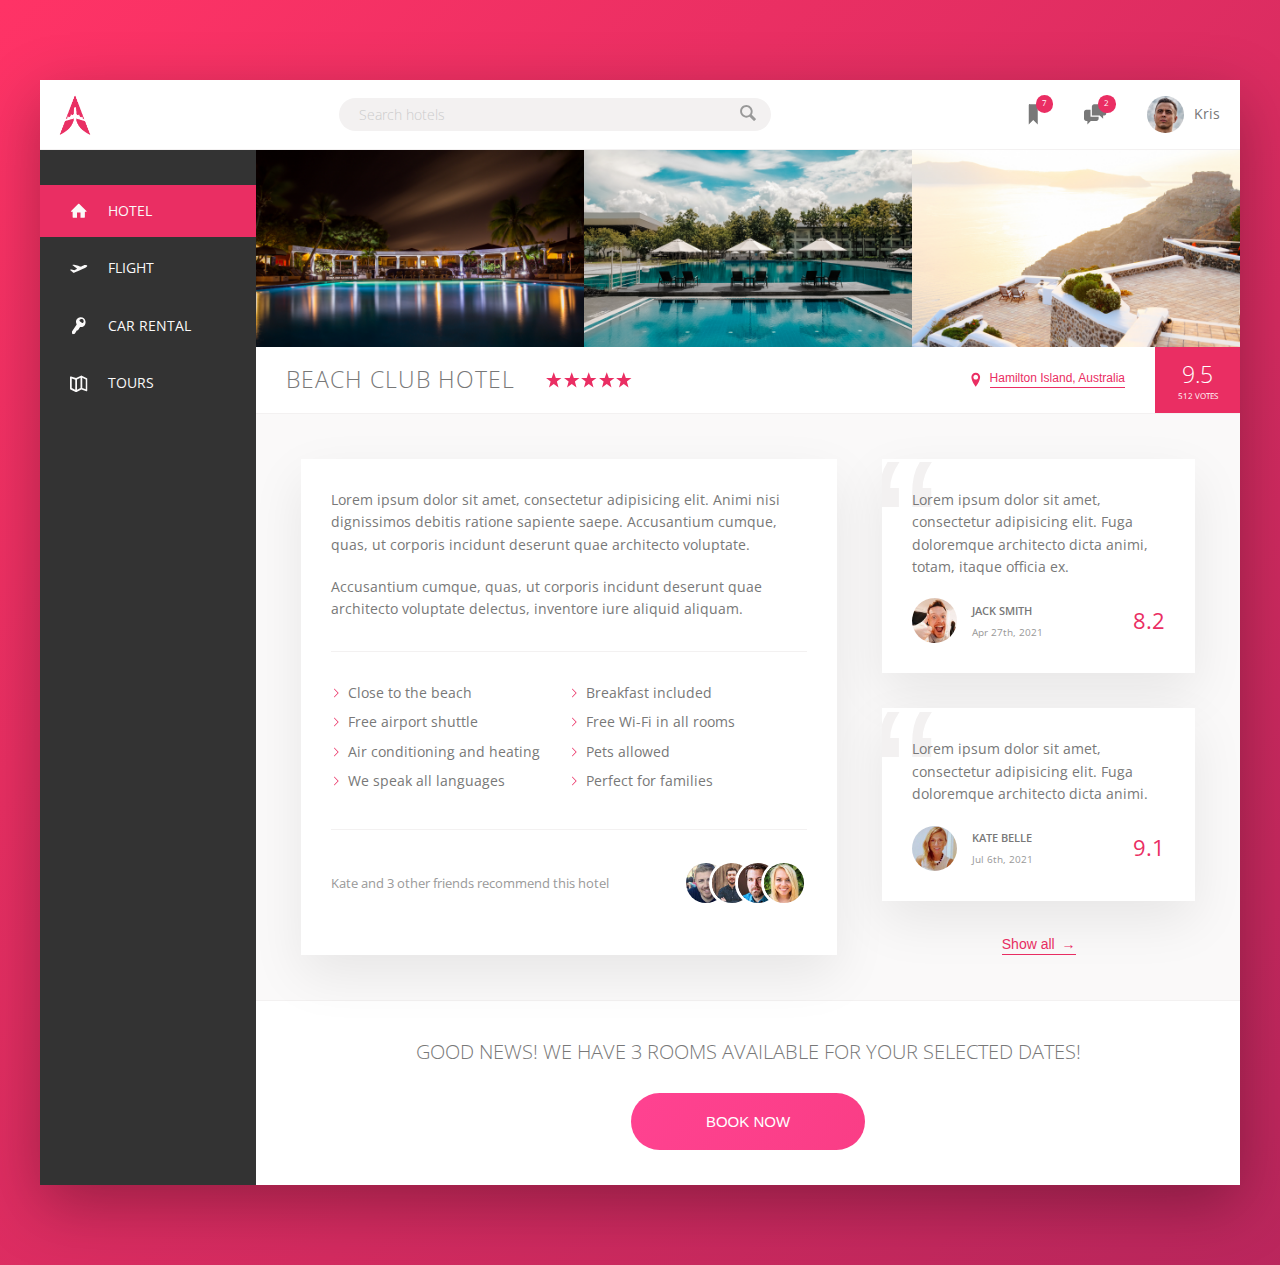
<file: Holiday booking - Flexbox UI/index.html>
<!DOCTYPE html>
<html lang="en">
<head>
    <meta charset="UTF-8">
    <meta http-equiv="X-UA-Compatible" content="IE=edge">
    <meta name="viewport" content="width=device-width, initial-scale=1.0">

    <link href="https://fonts.googleapis.com/css?family=Open+Sans:300,400,600" rel="stylesheet">
    <link rel="stylesheet" href="css/main.css">
    <link rel="shortcut icon" type="image/png" href="img/favicon.png">

    <title>Travel &mdash; Your all-in-one holiday maker!</title>
</head>

<body>
    <div class="container">
        <header class="header">
            <img src="img/logo.png" alt="Logo" class="logo">

            <form action="#" class="search">
                <input type="text" class="search__input" placeholder="Search hotels">
                <button class="search__button">
                    <svg class="search__icon">
                        <use xlink:href="img/sprite.svg#icon-magnifying-glass"></use>
                    </svg>
                </button>
            </form>

            <nav class="user-nav">
                <div class="user-nav__icon-box">
                    <svg class="user-nav__icon">
                        <use xlink:href="img/sprite.svg#icon-bookmark"></use>
                    </svg>
                    <span class="user-nav__notification">7</span>
                </div>

                <div class="user-nav__icon-box">
                    <svg class="user-nav__icon">
                        <use xlink:href="img/sprite.svg#icon-chat"></use>
                    </svg>
                    <span class="user-nav__notification">2</span>
                </div>

                <div class="user-nav__user">
                    <img src="img/user.jpg" alt="" class="user-nav__user-photo">
                    <span class="user-nav__user-name">Kris</span>
                </div>
            </nav>
        </header>


        <div class="content">
            <nav class="sidebar">
                <ul class="side-nav">

                    <li class="side-nav__item side-nav__item--active">
                        <a href="#" class="side-nav__link">
                            <svg class="side-nav__icon">
                                <use xlink:href="img/sprite.svg#icon-home"></use>
                            </svg>
                            <span>Hotel</span>
                        </a>
                    </li>

                    <li class="side-nav__item">
                        <a href="#" class="side-nav__link">
                            <svg class="side-nav__icon">
                                <use xlink:href="img/sprite.svg#icon-aircraft-take-off"></use>
                            </svg>
                            <span>Flight</span>
                        </a>
                    </li>

                    <li class="side-nav__item">
                        <a href="#" class="side-nav__link">
                            <svg class="side-nav__icon">
                                <use xlink:href="img/sprite.svg#icon-key"></use>
                            </svg>
                            <span>Car rental</span>
                        </a>
                    </li>

                    <li class="side-nav__item">
                        <a href="#" class="side-nav__link">
                            <svg class="side-nav__icon">
                                <use xlink:href="img/sprite.svg#icon-map"></use>
                            </svg>
                            <span>Tours</span>
                        </a>
                    </li>
                </ul>
            </nav>


            <main class="hotel-view">
                <div class="gallery">
                    <figure class="gallery__item">
                        <img src="img/hotel-1.jpg" alt="Hotel 1 photo" class="gallery__photo">
                    </figure>
                    <figure class="gallery__item">
                        <img src="img/hotel-2.jpg" alt="Hotel 2 photo" class="gallery__photo">
                    </figure>
                    <figure class="gallery__item">
                        <img src="img/hotel-3.jpg" alt="Hotel 3 photo" class="gallery__photo">
                    </figure>
                </div>

                <div class="overview">
                    <h1 class="overview__heading">
                        Beach Club Hotel
                    </h1>

                    <div class="overview__stars">
                        <svg class="overview__icon-star">
                            <use xlink:href="img/sprite.svg#icon-star"></use>
                        </svg>
                        <svg class="overview__icon-star">
                            <use xlink:href="img/sprite.svg#icon-star"></use>
                        </svg>
                        <svg class="overview__icon-star">
                            <use xlink:href="img/sprite.svg#icon-star"></use>
                        </svg>
                        <svg class="overview__icon-star">
                            <use xlink:href="img/sprite.svg#icon-star"></use>
                        </svg>
                        <svg class="overview__icon-star">
                            <use xlink:href="img/sprite.svg#icon-star"></use>
                        </svg>
                    </div>

                    <div class="overview__location">
                        <svg class="overview__icon-location">
                            <use xlink:href="img/sprite.svg#icon-location-pin"></use>
                        </svg>
                        <button class="btn-inline">Hamilton Island, Australia</button>
                    </div>

                    <div class="overview__rating">
                        <div class="overview__rating-average">9.5</div>
                        <div class="overview__rating-count">512 votes</div>
                    </div>
                </div>


                <div class="detail">
                    <div class="description">
                        <p class="paragraph">
                            Lorem ipsum dolor sit amet, consectetur adipisicing elit. Animi nisi dignissimos debitis ratione sapiente saepe. Accusantium cumque, quas, ut corporis incidunt deserunt quae architecto voluptate.
                        </p>
                        <p class="paragraph">
                            Accusantium cumque, quas, ut corporis incidunt deserunt quae architecto voluptate delectus, inventore iure aliquid aliquam.
                        </p>
                        <ul class="list">
                            <li class="list__item">Close to the beach</li>
                            <li class="list__item">Breakfast included</li>
                            <li class="list__item">Free airport shuttle</li>
                            <li class="list__item">Free Wi-Fi in all rooms</li>
                            <li class="list__item">Air conditioning and heating</li>
                            <li class="list__item">Pets allowed</li>
                            <li class="list__item">We speak all languages</li>
                            <li class="list__item">Perfect for families</li>
                        </ul>
                        <div class="recommend">
                            <p class="recommend__count">
                                Kate and 3 other friends recommend this hotel
                            </p>
                            <div class="recommend__friends">
                                <img src="img/user-3.jpg" alt="Friend 1" class="recommend__photo">
                                <img src="img/user-4.jpg" alt="Friend 2" class="recommend__photo">
                                <img src="img/user-5.jpg" alt="Friend 3" class="recommend__photo">
                                <img src="img/user-6.jpg" alt="Friend 4" class="recommend__photo">
                            </div>
                        </div>
                    </div>

                    <div class="user-reviews">
                        <figure class="review">
                            <blockquote class="review__text">
                                Lorem ipsum dolor sit amet, consectetur adipisicing elit. Fuga doloremque architecto dicta animi, totam, itaque officia ex.
                            </blockquote>
                            <figcaption class="review__user">
                                <img src="img/user-1.jpg" alt="User 1" class="review__photo">
                                <div class="review__user-box">
                                    <p class="review__user-name">Jack Smith</p>
                                    <p class="review__user-date">Apr 27th, 2021</p>
                                </div>
                                <div class="review__rating">8.2</div>
                            </figcaption>
                        </figure>

                        <figure class="review">
                            <blockquote class="review__text">
                                Lorem ipsum dolor sit amet, consectetur adipisicing elit. Fuga doloremque architecto dicta animi.
                            </blockquote>
                            <figcaption class="review__user">
                                <img src="img/user-2.jpg" alt="User 2" class="review__photo">
                                <div class="review__user-box">
                                    <p class="review__user-name">Kate Belle</p>
                                    <p class="review__user-date">Jul 6th, 2021</p>
                                </div>
                                <div class="review__rating">9.1</div>
                            </figcaption>
                        </figure>

                        <button class="btn-inline">Show all <span>&rarr;</span></button>
                    </div>
                </div>

                <div class="cta">
                    <h2 class="cta__book-now">
                        Good news! We have 3 rooms available for your selected dates!
                    </h2>
                    <button class="btn gradient">
                        <span class="btn__visible">Book now</span>
                        <span class="btn__invisible">Only 3 rooms left</span>
                    </button>
                </div>

            </main>
        </div>
    </div>
</body>

</html>
</file>
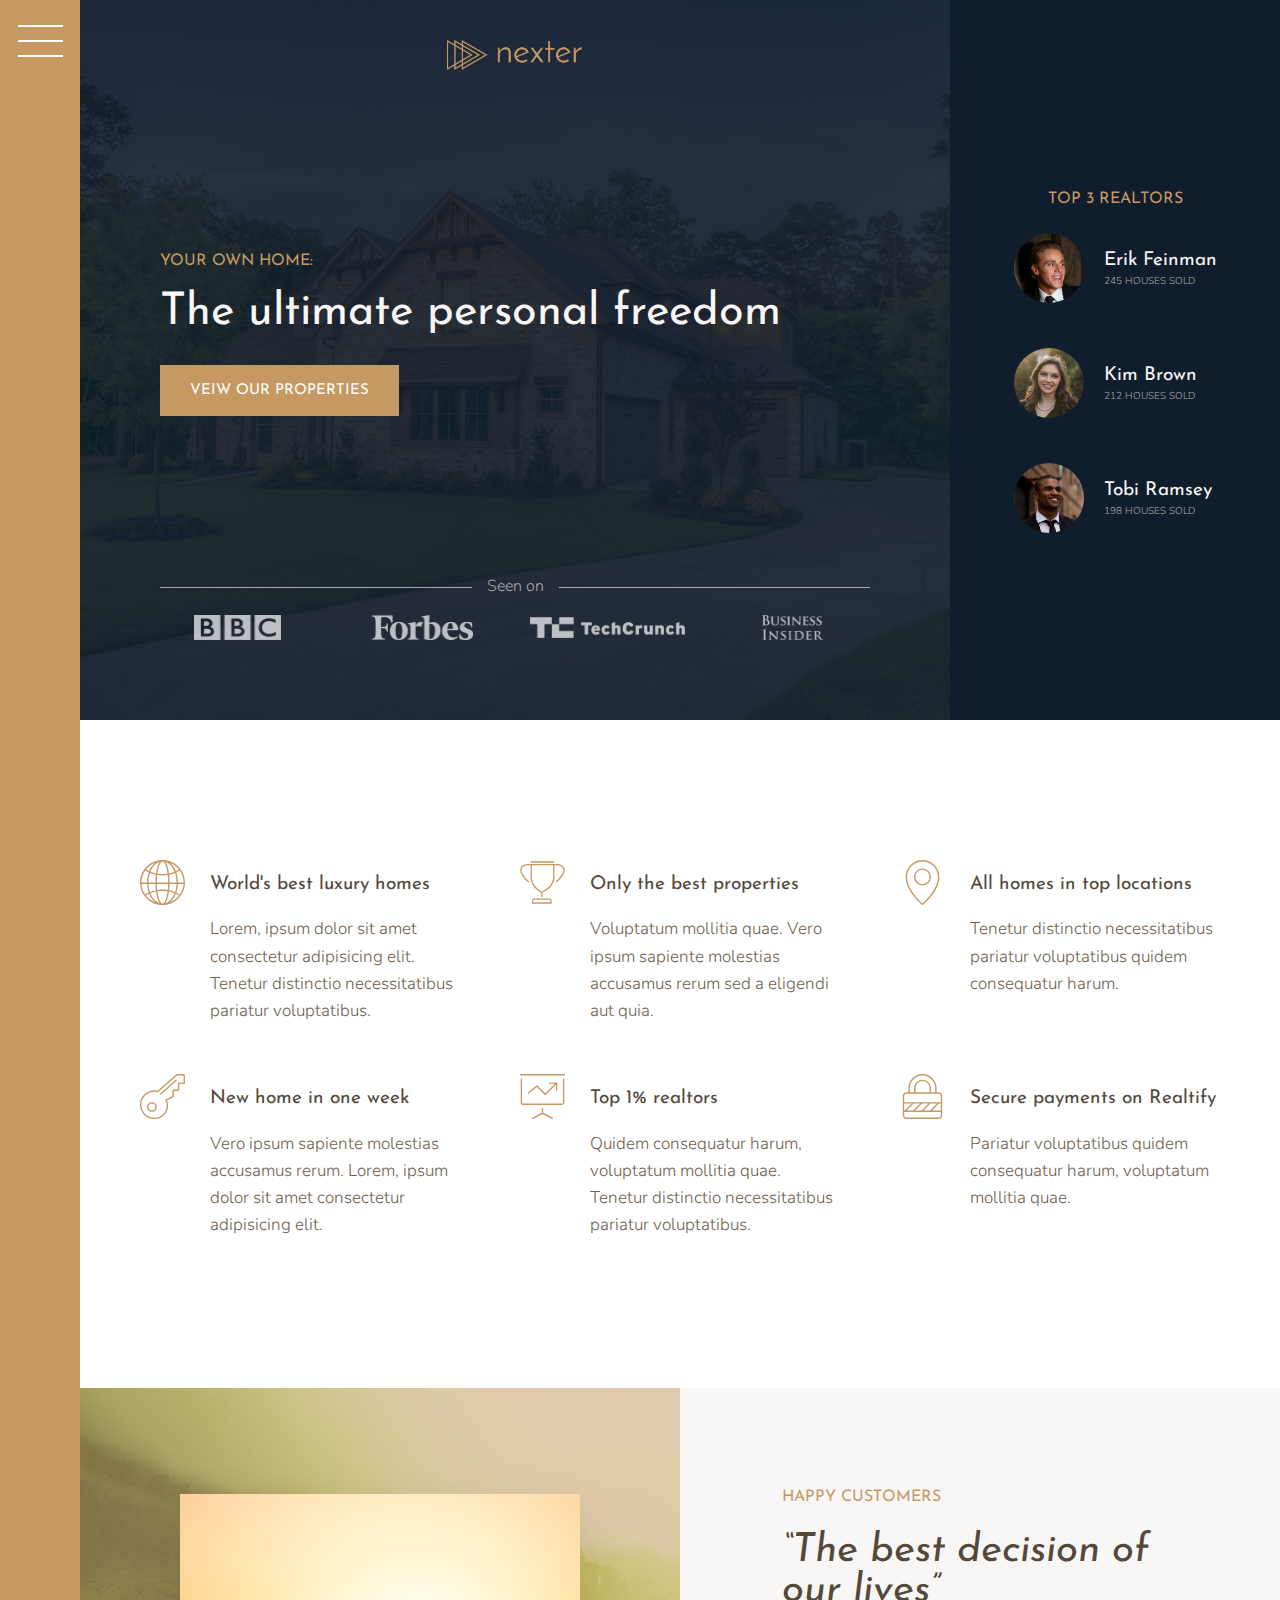
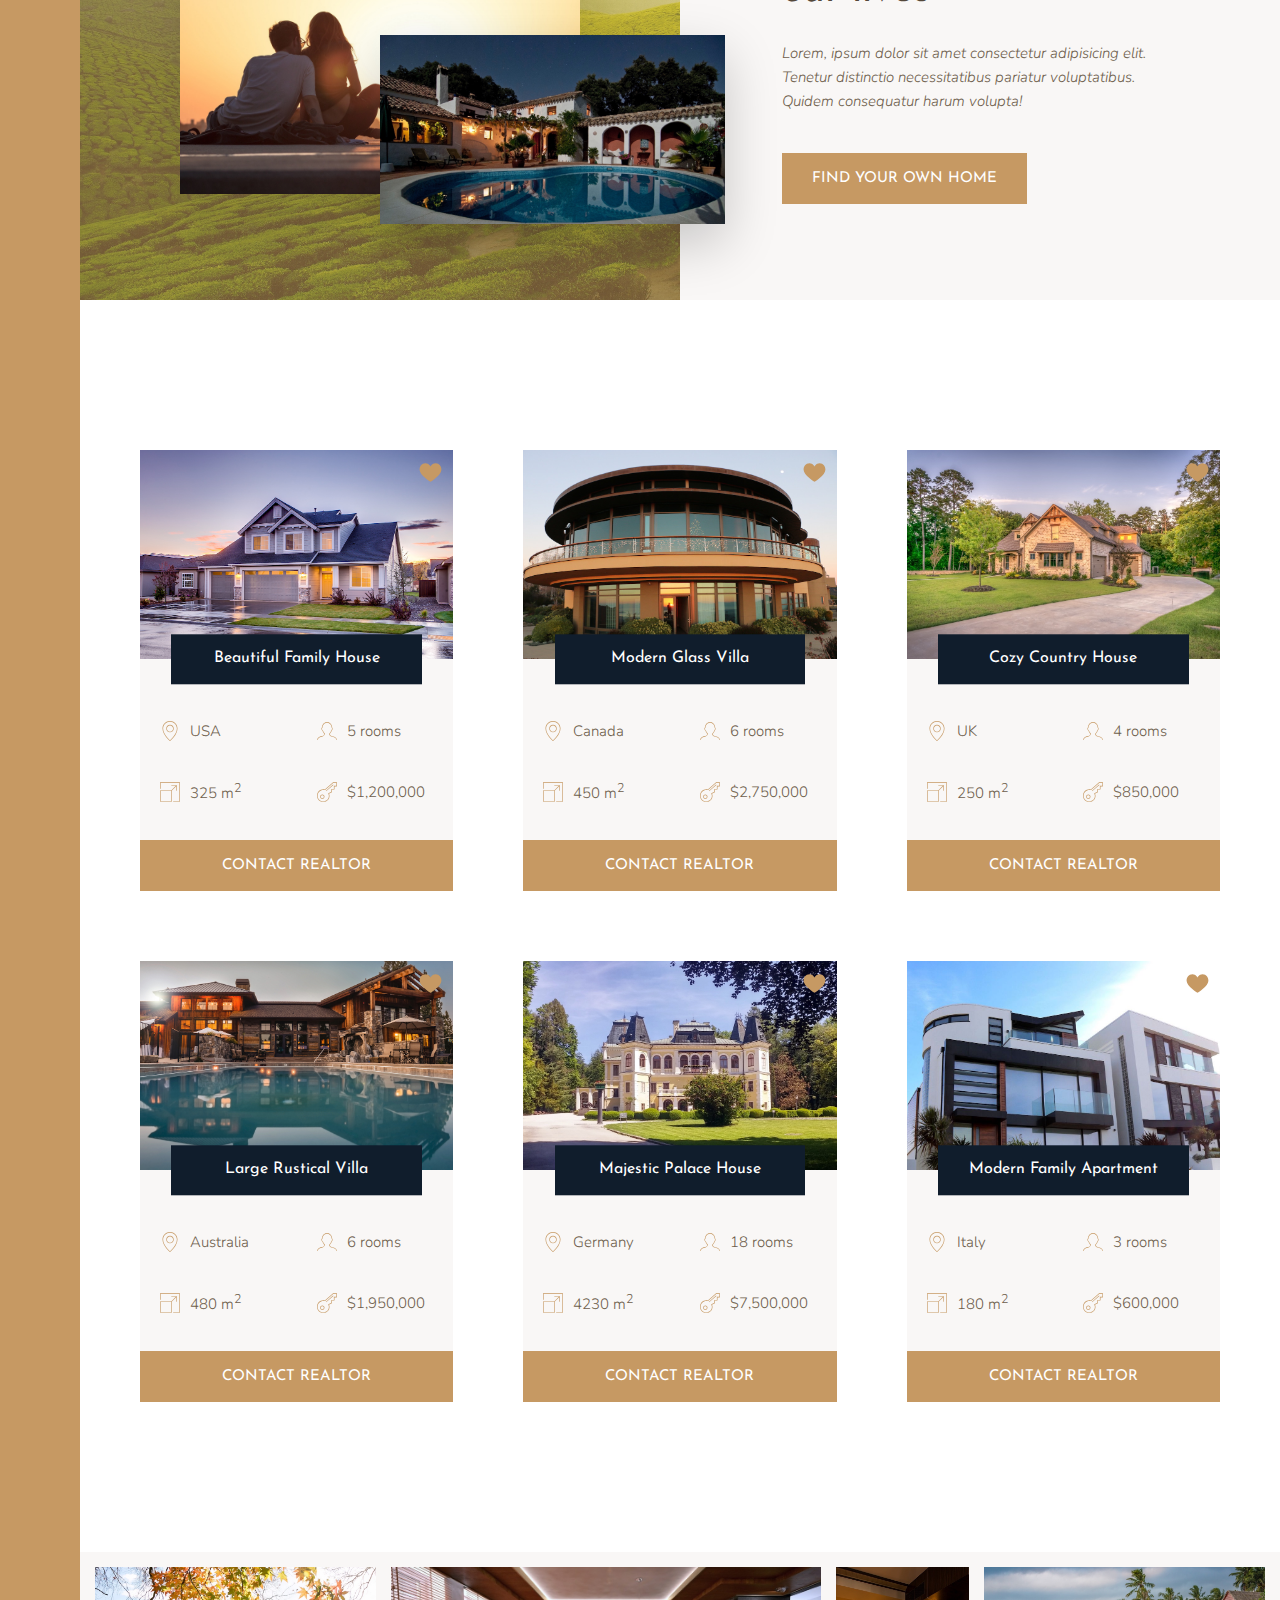
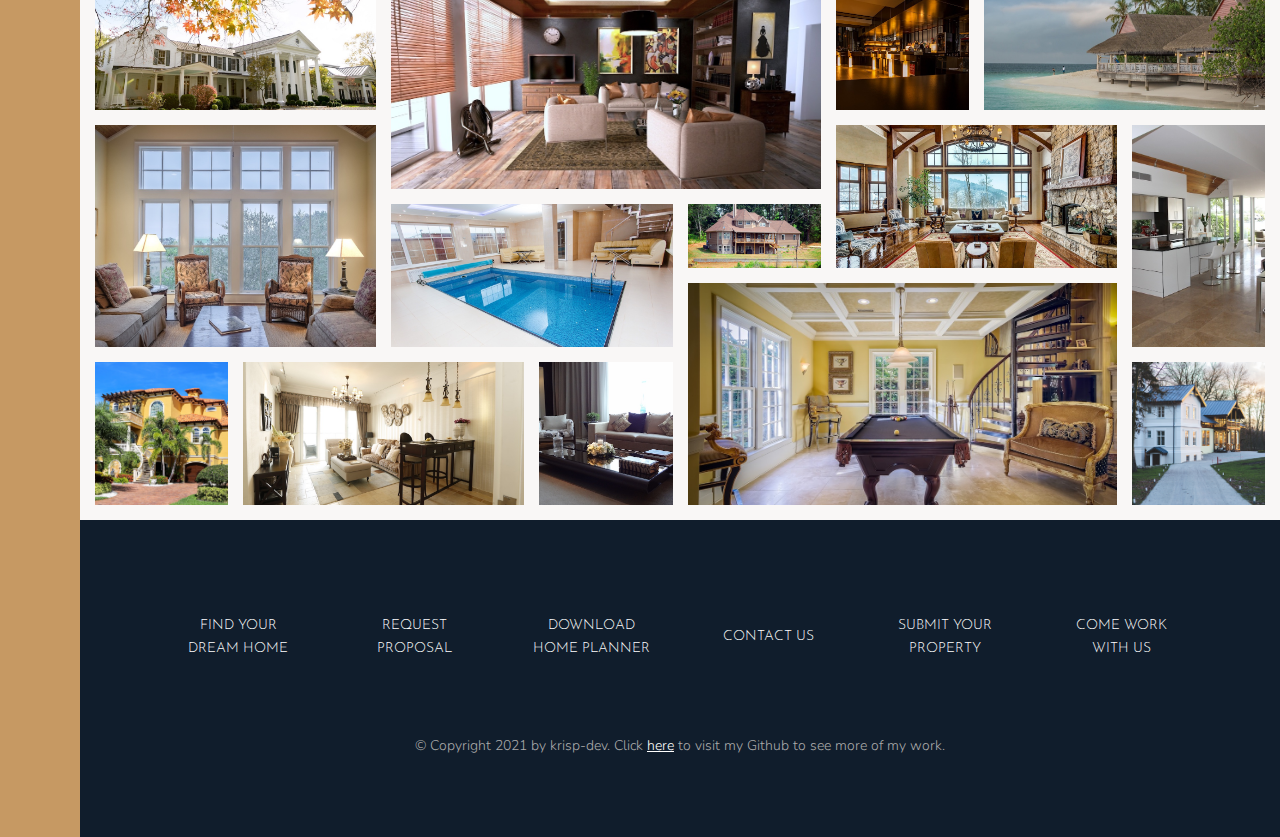
<file: Realty Agency - Grid UI/index.html>
<!DOCTYPE html>
<html lang="en">
    <head>
        <meta charset="UTF-8">
        <meta name="viewport" content="width=device-width, initial-scale=1.0">
        <meta http-equiv="X-UA-Compatible" content="ie=edge">
        
        <link href="https://fonts.googleapis.com/css?family=Josefin+Sans:300,400,400i|Nunito:300,300i" rel="stylesheet">
        <link rel="stylesheet" href="css/main.css">
        <link rel="shortcut icon" type="image/png" href="img/favicon.png">
        
        <title>nexter &mdash; your home, your freedom</title>
    </head>
    <body class="container">
        <div class="sidebar">
            <button class="nav-btn"></button>
        </div>

        <header class="header">
            <img src="img/logo.png" alt="Logo" class="header__logo">
            <h3 class="heading-3">Your own home:</h3>
            <h1 class="heading-1">The ultimate personal freedom</h1>
            <button class="btn header__btn">Veiw our properties</button>
            <div class="header__adspace--text">Seen on</div>
            <div class="header__adspace--logos">
                <img src="img/logo-bbc.png" alt="BBC Logo">
                <img src="img/logo-forbes.png" alt="Forbes Logo">
                <img src="img/logo-techcrunch.png" alt="Tech Crunch Logo">
                <img src="img/logo-bi.png" alt="Business Insider Logo">
            </div>
        </header>

        <div class="realtors">
            <h3 class="heading-3">Top 3 realtors</h3>
            <div class="realtors__list">
                <img src="img/realtor-1.jpeg" alt="Realtor 1" class="realtors__img">
                <div class="realtors__details">
                    <h4 class="heading-4 heading-4--light">Erik Feinman</h4>
                    <p class="realtors__sold">245 houses sold</p>
                </div>

                <img src="img/realtor-2.jpeg" alt="Realtor 2" class="realtors__img">
                <div class="realtors__details">
                    <h4 class="heading-4 heading-4--light">Kim Brown</h4>
                    <p class="realtors__sold">212 houses sold</p>
                </div>

                <img src="img/realtor-3.jpeg" alt="Realtor 3" class="realtors__img">
                <div class="realtors__details">
                    <h4 class="heading-4 heading-4--light">Tobi Ramsey</h4>
                    <p class="realtors__sold">198 houses sold</p>
                </div>
            </div>
        </div>

        <section class="features">
            <div class="feature">
                <svg class="feature__icon"><use xlink:href="img/sprite.svg#icon-global"></use></svg>
                <h4 class="heading-4 heading-4--dark">World's best luxury homes</h4>
                <p class="feature__text">Lorem, ipsum dolor sit amet consectetur adipisicing elit. Tenetur distinctio necessitatibus pariatur voluptatibus.</p>
            </div>

            <div class="feature">
                <svg class="feature__icon"><use xlink:href="img/sprite.svg#icon-trophy"></use></svg>
                <h4 class="heading-4 heading-4--dark">Only the best properties</h4>
                <p class="feature__text">Voluptatum mollitia quae. Vero ipsum sapiente molestias accusamus rerum sed a eligendi aut quia.</p>
            </div>

            <div class="feature">
                <svg class="feature__icon"><use xlink:href="img/sprite.svg#icon-map-pin"></use></svg>
                <h4 class="heading-4 heading-4--dark">All homes in top locations</h4>
                <p class="feature__text">Tenetur distinctio necessitatibus pariatur voluptatibus quidem consequatur harum.</p>
            </div>

            <div class="feature">
                <svg class="feature__icon"><use xlink:href="img/sprite.svg#icon-key"></use></svg>
                <h4 class="heading-4 heading-4--dark">New home in one week</h4>
                <p class="feature__text">Vero ipsum sapiente molestias accusamus rerum. Lorem, ipsum dolor sit amet consectetur adipisicing elit.</p>
            </div>

            <div class="feature">
                <svg class="feature__icon"><use xlink:href="img/sprite.svg#icon-presentation"></use></svg>
                <h4 class="heading-4 heading-4--dark">Top 1% realtors</h4>
                <p class="feature__text">Quidem consequatur harum, voluptatum mollitia quae. Tenetur distinctio necessitatibus pariatur voluptatibus.</p>
            </div>

            <div class="feature">
                <svg class="feature__icon"><use xlink:href="img/sprite.svg#icon-lock"></use></svg>
                <h4 class="heading-4 heading-4--dark">Secure payments on Realtify</h4>
                <p class="feature__text">Pariatur voluptatibus quidem consequatur harum, voluptatum mollitia quae.</p>
            </div>
            
        </section>

        <div class="story__pictures">
            <img src="img/story-1.jpeg" alt="Couple with new house" class="story__img--1">
            <img src="img/story-2.jpeg" alt="New house" class="story__img--2">
        </div>

        <div class="story__content">
            <h3 class="heading-3 mb-sm">Happy Customers</h3>
            <h2 class="heading-2 heading-2--dark mb-md">&ldquo;The best decision of our lives&rdquo;</h2>
            <p class="story__text">Lorem, ipsum dolor sit amet consectetur adipisicing elit. Tenetur distinctio necessitatibus pariatur voluptatibus. Quidem consequatur harum volupta!</p>
            <button class="btn">Find your own home</button>
        </div>

        <section class="homes">
            <div class="home">
                <img src="img/house-1.jpeg" alt="House 1" class="home__img">
                <svg class="home__like"><use xlink:href="img/sprite.svg#icon-heart-full"></use></svg>
                <h5 class="home__name">Beautiful Family House</h5>
                <div class="home__location">
                    <svg><use xlink:href="img/sprite.svg#icon-map-pin"></use></svg>
                    <p>USA</p>
                </div>
                <div class="home__rooms">
                    <svg><use xlink:href="img/sprite.svg#icon-profile-male"></use></svg>
                    <p>5 rooms</p>
                </div>
                <div class="home__area">
                    <svg><use xlink:href="img/sprite.svg#icon-expand"></use></svg>
                    <p>325 m<sup>2</sup></p>
                </div>
                <div class="home__price">
                    <svg><use xlink:href="img/sprite.svg#icon-key"></use></svg>
                    <p>$1,200,000</p>
                </div>
                <button class="btn home__btn">Contact Realtor</button>
            </div>

            <div class="home">
                <img src="img/house-2.jpeg" alt="House 2" class="home__img">
                <svg class="home__like"><use xlink:href="img/sprite.svg#icon-heart-full"></use></svg>
                <h5 class="home__name">Modern Glass Villa</h5>
                <div class="home__location">
                    <svg><use xlink:href="img/sprite.svg#icon-map-pin"></use></svg>
                    <p>Canada</p>
                </div>
                <div class="home__rooms">
                    <svg><use xlink:href="img/sprite.svg#icon-profile-male"></use></svg>
                    <p>6 rooms</p>
                </div>
                <div class="home__area">
                    <svg><use xlink:href="img/sprite.svg#icon-expand"></use></svg>
                    <p>450 m<sup>2</sup></p>
                </div>
                <div class="home__price">
                    <svg><use xlink:href="img/sprite.svg#icon-key"></use></svg>
                    <p>$2,750,000</p>
                </div>
                <button class="btn home__btn">Contact Realtor</button>
            </div>

            <div class="home">
                <img src="img/house-3.jpeg" alt="House 3" class="home__img">
                <svg class="home__like"><use xlink:href="img/sprite.svg#icon-heart-full"></use></svg>
                <h5 class="home__name">Cozy Country House</h5>
                <div class="home__location">
                    <svg><use xlink:href="img/sprite.svg#icon-map-pin"></use></svg>
                    <p>UK</p>
                </div>
                <div class="home__rooms">
                    <svg><use xlink:href="img/sprite.svg#icon-profile-male"></use></svg>
                    <p>4 rooms</p>
                </div>
                <div class="home__area">
                    <svg><use xlink:href="img/sprite.svg#icon-expand"></use></svg>
                    <p>250 m<sup>2</sup></p>
                </div>
                <div class="home__price">
                    <svg><use xlink:href="img/sprite.svg#icon-key"></use></svg>
                    <p>$850,000</p>
                </div>
                <button class="btn home__btn">Contact Realtor</button>
            </div>

            <div class="home">
                <img src="img/house-4.jpeg" alt="House 4" class="home__img">
                <svg class="home__like"><use xlink:href="img/sprite.svg#icon-heart-full"></use></svg>
                <h5 class="home__name">Large Rustical Villa</h5>
                <div class="home__location">
                    <svg><use xlink:href="img/sprite.svg#icon-map-pin"></use></svg>
                    <p>Australia</p>
                </div>
                <div class="home__rooms">
                    <svg><use xlink:href="img/sprite.svg#icon-profile-male"></use></svg>
                    <p>6 rooms</p>
                </div>
                <div class="home__area">
                    <svg><use xlink:href="img/sprite.svg#icon-expand"></use></svg>
                    <p>480 m<sup>2</sup></p>
                </div>
                <div class="home__price">
                    <svg><use xlink:href="img/sprite.svg#icon-key"></use></svg>
                    <p>$1,950,000</p>
                </div>
                <button class="btn home__btn">Contact Realtor</button>
            </div>

            <div class="home">
                <img src="img/house-5.jpeg" alt="House 5" class="home__img">
                <svg class="home__like"><use xlink:href="img/sprite.svg#icon-heart-full"></use></svg>
                <h5 class="home__name">Majestic Palace House</h5>
                <div class="home__location">
                    <svg><use xlink:href="img/sprite.svg#icon-map-pin"></use></svg>
                    <p>Germany</p>
                </div>
                <div class="home__rooms">
                    <svg><use xlink:href="img/sprite.svg#icon-profile-male"></use></svg>
                    <p>18 rooms</p>
                </div>
                <div class="home__area">
                    <svg><use xlink:href="img/sprite.svg#icon-expand"></use></svg>
                    <p>4230 m<sup>2</sup></p>
                </div>
                <div class="home__price">
                    <svg><use xlink:href="img/sprite.svg#icon-key"></use></svg>
                    <p>$7,500,000</p>
                </div>
                <button class="btn home__btn">Contact Realtor</button>
            </div>

            <div class="home">
                <img src="img/house-6.jpeg" alt="House 6" class="home__img">
                <svg class="home__like"><use xlink:href="img/sprite.svg#icon-heart-full"></use></svg>
                <h5 class="home__name">Modern Family Apartment</h5>
                <div class="home__location">
                    <svg><use xlink:href="img/sprite.svg#icon-map-pin"></use></svg>
                    <p>Italy</p>
                </div>
                <div class="home__rooms">
                    <svg><use xlink:href="img/sprite.svg#icon-profile-male"></use></svg>
                    <p>3 rooms</p>
                </div>
                <div class="home__area">
                    <svg><use xlink:href="img/sprite.svg#icon-expand"></use></svg>
                    <p>180 m<sup>2</sup></p>
                </div>
                <div class="home__price">
                    <svg><use xlink:href="img/sprite.svg#icon-key"></use></svg>
                    <p>$600,000</p>
                </div>
                <button class="btn home__btn">Contact Realtor</button>
            </div>
        </section>

        <section class="gallery">

            <figure class="gallery__item gallery__item--1">
                <img src="img/gal-1.jpeg" alt="Gallery image 1" class="gallery__img">
            </figure>
            <figure class="gallery__item gallery__item--2">
                <img src="img/gal-2.jpeg" alt="Gallery image 3" class="gallery__img">
            </figure>
            <figure class="gallery__item gallery__item--3">
                <img src="img/gal-3.jpeg" alt="Gallery image 3" class="gallery__img">
            </figure>
            <figure class="gallery__item gallery__item--4">
                <img src="img/gal-4.jpeg" alt="Gallery image 4" class="gallery__img">
            </figure>
            <figure class="gallery__item gallery__item--5">
                <img src="img/gal-5.jpeg" alt="Gallery image 5" class="gallery__img">
            </figure>
            <figure class="gallery__item gallery__item--6">
                <img src="img/gal-6.jpeg" alt="Gallery image 6" class="gallery__img">
            </figure>
            <figure class="gallery__item gallery__item--7">
                <img src="img/gal-7.jpeg" alt="Gallery image 7" class="gallery__img">
            </figure>
            <figure class="gallery__item gallery__item--8">
                <img src="img/gal-8.jpeg" alt="Gallery image 8" class="gallery__img">
            </figure>
            <figure class="gallery__item gallery__item--9">
                <img src="img/gal-9.jpeg" alt="Gallery image 9" class="gallery__img">
            </figure>
            <figure class="gallery__item gallery__item--10">
                <img src="img/gal-10.jpeg" alt="Gallery image 10" class="gallery__img">
            </figure>
            <figure class="gallery__item gallery__item--11">
                <img src="img/gal-11.jpeg" alt="Gallery image 11" class="gallery__img">
            </figure>
            <figure class="gallery__item gallery__item--12">
                <img src="img/gal-12.jpeg" alt="Gallery image 12" class="gallery__img">
            </figure>
            <figure class="gallery__item gallery__item--13">
                <img src="img/gal-13.jpeg" alt="Gallery image 13" class="gallery__img">
            </figure>
            <figure class="gallery__item gallery__item--14">
                <img src="img/gal-14.jpeg" alt="Gallery image 14" class="gallery__img">
            </figure>

        </section>

        <footer class="footer">
            <ul class="nav">
                <li class="nav__item"><a href="#" class="nav__link">Find your dream home</a></li>
                <li class="nav__item"><a href="#" class="nav__link">Request proposal</a></li>
                <li class="nav__item"><a href="#" class="nav__link">Download home planner</a></li>
                <li class="nav__item"><a href="#" class="nav__link">Contact us</a></li>
                <li class="nav__item"><a href="#" class="nav__link">Submit your property</a></li>
                <li class="nav__item"><a href="#" class="nav__link">Come work with us</a></li>
            </ul>
            <p class="copyright">
                &copy; Copyright 2021 by krisp-dev. Click <a href="#">here</a> to visit my Github to see more of my work.
            </p>
        </footer>
    </body>
</html>
</file>
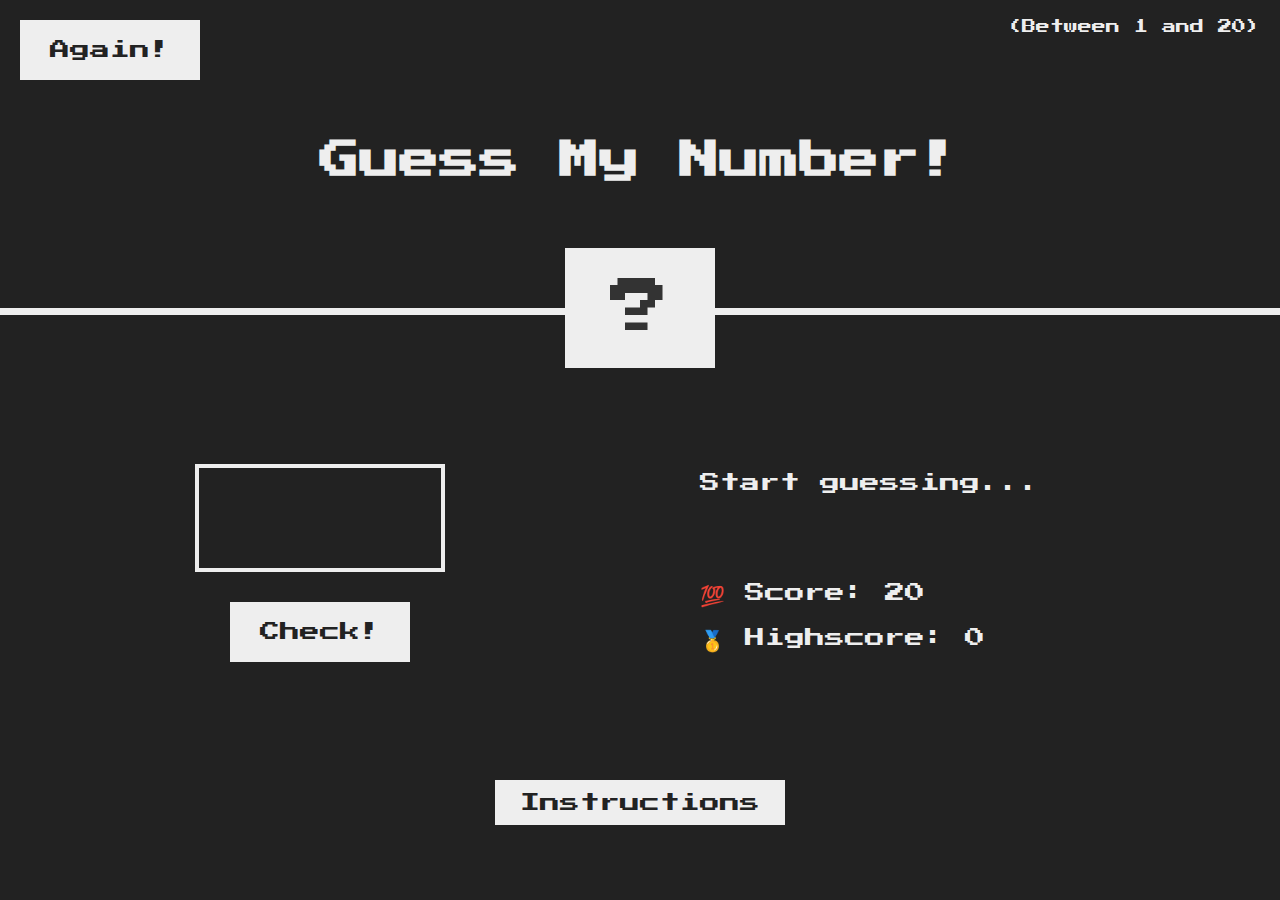
<file: JavaScript/Guess my number/index.html>
<!DOCTYPE html>
<html lang="en">
  <head>
    <meta charset="UTF-8" />
    <meta name="viewport" content="width=device-width, initial-scale=1.0" />
    <meta http-equiv="X-UA-Compatible" content="ie=edge" />
    <link rel="stylesheet" href="style.css" />
    <title>Guess My Number!</title>
  </head>
  <body>
    <header>
      <h1>Guess My Number!</h1>
      <p class="between">(Between 1 and 20)</p>
      <button class="btn again">Again!</button>
      <div class="number">?</div>
    </header>
    <main>
      <section class="left">
        <input type="number" class="guess" />
        <button class="btn check">Check!</button>
      </section>
      <section class="right">
        <p class="message">Start guessing...</p>
        <p class="label-score">💯 Score: <span class="score">20</span></p>
        <p class="label-highscore">
          🥇 Highscore: <span class="highscore">0</span>
        </p>
      </section>
    </main>

    <div class="instructions">
      <button class="btn show-modal">Instructions</button>
    </div>

    <div class="modal hidden">
      <button class="close-modal">&times;</button>
      <h2>Instructions</h2>
      <p>1. Choose a number between 1 and 20</p>
      <p>2. Watch the "Too high" or "Too low" prompts and keep guessing</p>
      <p>3. You have 20 attempts until you Lose!</p>
      <p>4. Click the "Again!" button to save your Highscore and play again</p>
      <p>5. Have fun! :)</p>
    </div>
    <div class="overlay hidden"></div>
    <script src="script.js"></script>
  </body>
</html>
</file>
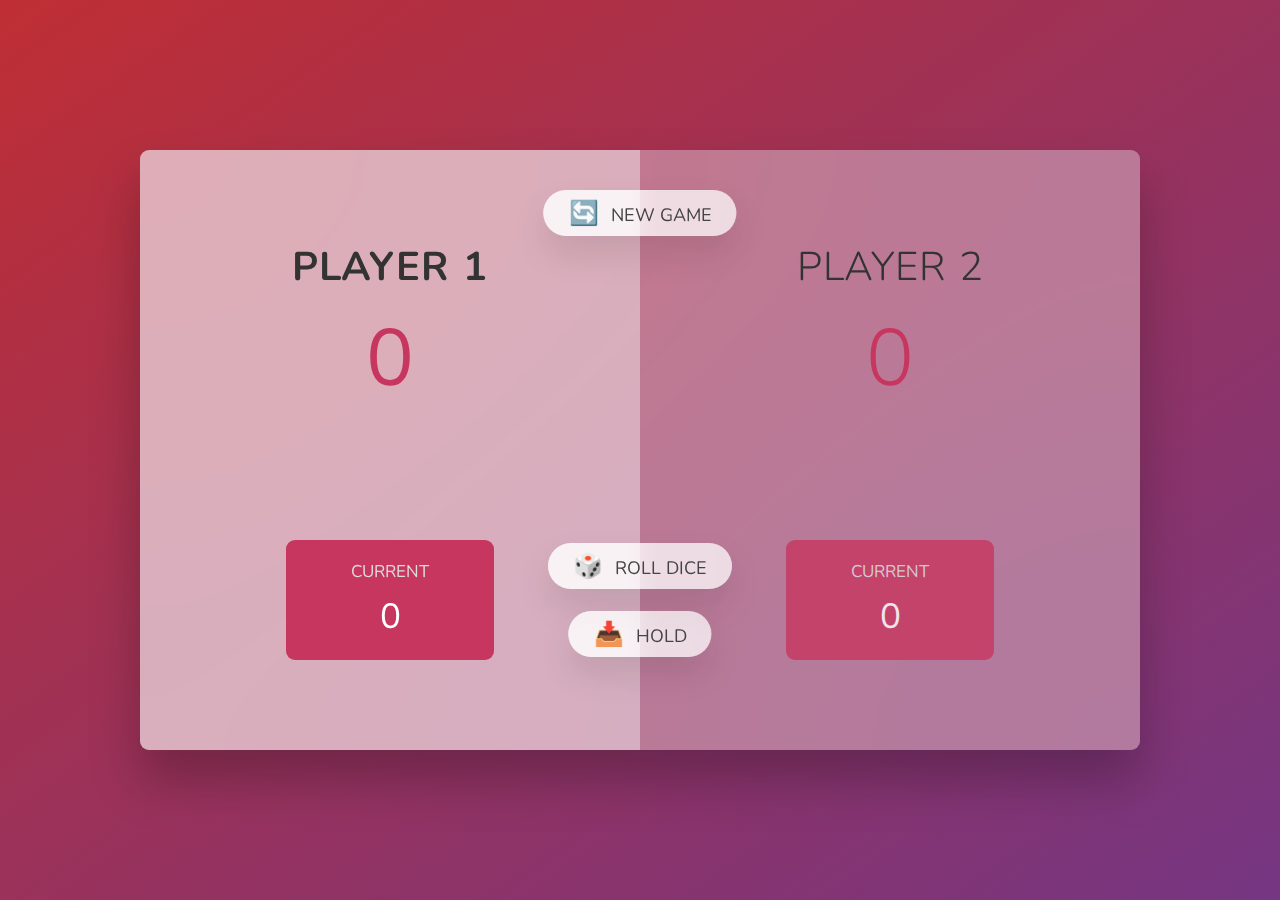
<file: JavaScript/Pig dice game/index.html>
<!DOCTYPE html>
<html lang="en">
  <head>
    <meta charset="UTF-8" />
    <meta name="viewport" content="width=device-width, initial-scale=1.0" />
    <meta http-equiv="X-UA-Compatible" content="ie=edge" />
    <link rel="stylesheet" href="style.css" />
    <title>Pig Game</title>
  </head>
  <body>
    <main>
      <section class="player player--0 player--active">
        <h2 class="name" id="name--0">Player 1</h2>
        <p class="score" id="score--0">69</p>
        <div class="current">
          <p class="current-label">Current</p>
          <p class="current-score" id="current--0">0</p>
        </div>
      </section>
      <section class="player player--1">
        <h2 class="name" id="name--1">Player 2</h2>
        <p class="score" id="score--1">42</p>
        <div class="current">
          <p class="current-label">Current</p>
          <p class="current-score" id="current--1">0</p>
        </div>
      </section>

      <img src="dice-5.png" alt="Playing dice" class="dice" />
      <button class="btn btn--new">🔄 New game</button>
      <button class="btn btn--roll">🎲 Roll dice</button>
      <button class="btn btn--hold">📥 Hold</button>
    </main>
    <script src="script.js"></script>
  </body>
</html>
</file>
<file: Holiday booking - Flexbox UI/css/main.css>
:root {
  --color-primary: hsl(343, 82%, 55%);
  --color-primary-light: hsl(345, 100%, 60%);
  --color-primary-dark: hsl(338, 66%, 44%);
  --color-primary-light2: hsl(335, 100%, 63%);
  --color-grey-light-1: hsl(0, 9%, 98%);
  --color-grey-light-2: hsl(0, 8%, 95%);
  --color-grey-light-3: hsl(0, 6%, 94%);
  --color-grey-light-4: hsl(0, 0%, 80%);
  --color-grey-dark-1: hsl(0, 0%, 20%);
  --color-grey-dark-2: hsl(0, 0%, 47%);
  --color-grey-dark-3: hsl(0, 0%, 60%);
  --color-white: hsl(0, 0%, 100%);
  --shadow-dark: 0 2rem 6rem hsla(0, 0%, 0%, 0.3);
  --shadow-light: 0 2rem 5rem hsla(0, 0%, 0%, 0.08);
  --bottom-line: 1px solid var(--color-grey-light-2);
}

*,
*::after,
*::before {
  margin: 0;
  padding: 0;
  box-sizing: inherit;
}

html {
  box-sizing: border-box;
  font-size: 62.5%;
}

@media (max-width: 68.75em) {
  html {
    font-size: 50%;
  }
}

body {
  font-family: 'Open Sans', sans-serif;
  font-weight: 400;
  line-height: 1.6;
  color: var(--color-grey-dark-2);
  background-image: linear-gradient(to right bottom, var(--color-primary-light), var(--color-primary-dark));
  background-size: cover;
  background-repeat: no-repeat;
  min-height: 100vh;
}

.logo {
  height: 4rem;
  margin-left: 1.5rem;
}

.search {
  flex: 0 0 40%;
  display: flex;
  align-items: center;
  justify-content: center;
}

@media (max-width: 31.25em) {
  .search {
    order: 1;
    flex: 0 0 100%;
    background-color: var(--color-grey-light-2);
  }
}

.search__input {
  font-family: inherit;
  color: inherit;
  font-size: inherit;
  background-color: var(--color-grey-light-2);
  border: none;
  padding: .7rem 2rem;
  border-radius: 10rem;
  width: 90%;
  margin-right: -3.25rem;
  transition: all .2s;
}

.search__input:focus {
  outline: none;
  width: 100%;
  background-color: var(--color-grey-light-3);
}

.search__input::placeholder {
  font-weight: 100;
  color: var(--color-grey-light-4);
}

.search__button {
  border: none;
  background-color: var(--color-grey-light-2);
}

.search__button:focus {
  outline: none;
}

.search__button:active {
  transform: translateY(2px);
}

.search__icon {
  height: 2rem;
  width: 2rem;
  fill: var(--color-grey-dark-3);
}

.user-nav {
  align-self: stretch;
  display: flex;
  align-items: center;
}

.user-nav > * {
  padding: 0 2rem;
  cursor: pointer;
  height: 100%;
  display: flex;
  align-items: center;
}

.user-nav > *:hover {
  background-color: var(--color-grey-light-2);
}

.user-nav__icon-box {
  position: relative;
}

.user-nav__icon {
  height: 2.25rem;
  width: 2.25rem;
  fill: var(--color-grey-dark-2);
}

.user-nav__notification {
  font-size: .8rem;
  height: 1.75rem;
  width: 1.75rem;
  border-radius: 50%;
  background-color: var(--color-primary);
  color: var(--color-white);
  position: absolute;
  top: 1.5rem;
  right: 1.1rem;
  display: flex;
  justify-content: center;
  align-items: center;
}

.user-nav__user-photo {
  height: 3.75rem;
  border-radius: 50%;
  margin-right: 1rem;
}

.side-nav {
  font-size: 1.4rem;
  list-style: none;
  margin-top: 3.5rem;
}

@media (max-width: 56.25em) {
  .side-nav {
    display: flex;
    margin: 0;
  }
}

.side-nav__item {
  position: relative;
}

.side-nav__item:not(:last-child) {
  margin-bottom: .5rem;
}

@media (max-width: 56.25em) {
  .side-nav__item:not(:last-child) {
    margin-bottom: 0;
  }
}

@media (max-width: 56.25em) {
  .side-nav__item {
    flex: 1;
  }
}

.side-nav__item:before {
  content: "";
  position: absolute;
  top: 0;
  left: 0;
  height: 100%;
  width: 3px;
  background-color: var(--color-primary);
  transform: scaleY(0);
  transition: transform 0.2s, width 0.4s cubic-bezier(1, 0, 0, 1) 0.2s;
  background-color: .1s;
}

.side-nav__item:hover::before, .side-nav__item--active::before {
  transform: scaleY(1);
  width: 100%;
}

.side-nav__item:active::before {
  background-color: var(--color-primary-light);
}

.side-nav__link:link, .side-nav__link:visited {
  color: var(--color-grey-light-1);
  text-decoration: none;
  text-transform: uppercase;
  display: block;
  padding: 1.5rem 3rem;
  z-index: 10;
  position: relative;
  display: flex;
  align-items: center;
}

@media (max-width: 56.25em) {
  .side-nav__link:link, .side-nav__link:visited {
    justify-content: center;
    padding: 2rem;
  }
}

@media (max-width: 37.5em) {
  .side-nav__link:link, .side-nav__link:visited {
    flex-direction: column;
    padding: 1.5rem .5rem;
  }
}

.side-nav__icon {
  height: 1.75rem;
  width: 1.75rem;
  margin-right: 2rem;
  fill: currentColor;
}

@media (max-width: 37.5em) {
  .side-nav__icon {
    margin-right: 0;
    margin-bottom: .5rem;
    height: 1.5rem;
    width: 1.5rem;
  }
}

.gallery {
  display: flex;
}

.gallery__photo {
  width: 100%;
  display: block;
}

.overview {
  display: flex;
  align-items: center;
  border-bottom: var(--bottom-line);
}

@media (max-width: 31.25em) {
  .overview {
    flex-direction: column;
  }
}

.overview__heading {
  font-size: 2.25rem;
  font-weight: 300;
  text-transform: uppercase;
  letter-spacing: 1px;
  padding: 1.5rem 3rem;
}

@media (max-width: 37.5em) {
  .overview__heading {
    font-size: 1.75rem;
    padding: 1.25rem 2rem;
  }
}

.overview__stars {
  margin-right: auto;
  display: flex;
}

@media (max-width: 31.25em) {
  .overview__stars {
    margin: -1rem auto .5rem;
  }
}

.overview__icon-star, .overview__icon-location {
  height: 1.75rem;
  width: 1.75rem;
  fill: var(--color-primary);
}

.overview__location {
  font-size: 1.2rem;
  display: flex;
  align-items: center;
}

@media (max-width: 31.25em) {
  .overview__location {
    margin-bottom: 1rem;
  }
}

.overview__icon-location {
  margin-right: .5rem;
}

.overview__rating {
  background-color: var(--color-primary);
  color: var(--color-white);
  margin-left: 3rem;
  padding: 0 2.25rem;
  align-self: stretch;
  display: flex;
  align-items: center;
  justify-content: center;
  flex-direction: column;
}

@media (max-width: 37.5em) {
  .overview__rating {
    padding: 0 1.5rem;
  }
}

@media (max-width: 31.25em) {
  .overview__rating {
    margin-left: 0;
    padding: .5rem;
  }
}

.overview__rating-average {
  font-size: 2.25rem;
  font-weight: 300;
  margin-bottom: -3px;
}

@media (max-width: 37.5em) {
  .overview__rating-average {
    font-size: 1.75rem;
  }
}

.overview__rating-count {
  font-size: .8rem;
  text-transform: uppercase;
}

.btn-inline {
  border: none;
  color: var(--color-primary);
  font-size: inherit;
  border-bottom: 1px solid currentColor;
  padding-bottom: 2px;
  display: inline-block;
  background-color: transparent;
  cursor: pointer;
  transition: all .2s;
}

.btn-inline span {
  margin-left: 3px;
  transition: margin-left .2s;
}

.btn-inline:hover {
  color: var(--color-grey-dark-1);
}

.btn-inline:hover span {
  margin-left: 8px;
}

.paragraph:not(:last-of-type) {
  margin-bottom: 2rem;
}

.list {
  list-style: none;
  margin: 3rem 0;
  padding: 3rem 0;
  border-top: var(--bottom-line);
  border-bottom: var(--bottom-line);
  display: flex;
  flex-wrap: wrap;
}

.list__item {
  flex: 0 0 50%;
  margin-bottom: .7rem;
}

.list__item::before {
  content: "";
  display: inline-block;
  height: 1rem;
  width: 1rem;
  margin-right: .7rem;
  background-color: var(--color-primary);
  mask-image: url(../img/chevron-thin-right.svg);
  mask-size: cover;
  -webkit-mask-image: url(../img/chevron-thin-right.svg);
  -webkit-mask-size: cover;
}

.recommend {
  font-size: 1.3rem;
  color: var(--color-grey-dark-3);
  display: flex;
  align-items: center;
}

.recommend__count {
  margin-right: auto;
}

.recommend__friends {
  display: flex;
}

.recommend__photo {
  height: 4rem;
  width: 4rem;
  border-radius: 50%;
  border: 3px solid var(--color-white);
  box-sizing: content-box;
}

.recommend__photo:not(:last-child) {
  margin-right: -2rem;
}

.review {
  background-color: var(--color-white);
  box-shadow: var(--shadow-light);
  padding: 3rem;
  margin-bottom: 3.5rem;
  position: relative;
  overflow: hidden;
}

@media (max-width: 56.25em) {
  .review {
    padding: 2rem;
    margin-bottom: 3rem;
  }
}

.review__text {
  margin-bottom: 2rem;
  z-index: 2;
  position: relative;
}

.review__user {
  display: flex;
  align-items: center;
}

.review__photo {
  height: 4.5rem;
  width: 4.5rem;
  border-radius: 50%;
  margin-right: 1.5rem;
}

.review__user-box {
  margin-right: auto;
}

.review__user-name {
  text-transform: uppercase;
  font-weight: 600;
  font-size: 1.1rem;
  margin-bottom: .4rem;
}

.review__user-date {
  font-size: 1rem;
  color: var(--color-grey-dark-3);
}

.review__rating {
  color: var(--color-primary);
  font-size: 2.2rem;
}

.review::before {
  content: "\201C";
  position: absolute;
  top: -2.75rem;
  left: -1rem;
  font-size: 20rem;
  color: var(--color-grey-light-2);
  line-height: 1;
  font-family: sans-serif;
  z-index: 1;
}

.cta {
  padding: 3.5rem 0;
  text-align: center;
}

@media (max-width: 56.25em) {
  .cta {
    padding: 2.5rem 0;
    margin: 0 1rem;
  }
}

.cta__book-now {
  font-size: 2rem;
  font-weight: 300;
  text-transform: uppercase;
  margin-bottom: 2.5rem;
}

.btn {
  font-size: 1.5rem;
  font-weight: 300;
  text-transform: uppercase;
  border-radius: 10rem;
  border: none;
  background-image: linear-gradient(to right, var(--color-primary-light), var(--color-primary-dark));
  color: var(--color-white);
  cursor: pointer;
  position: relative;
  overflow: hidden;
}

.btn > * {
  display: inline-block;
  height: 100%;
  width: 100%;
  transition: all .2s;
}

.btn__visible {
  padding: 2rem 7.5rem;
}

.btn__invisible {
  position: absolute;
  padding: 2rem 0;
  left: 0;
  top: -100%;
}

.btn:hover {
  transform: scale(1.075);
  transition: transform .2s;
}

.btn:hover .btn__visible {
  transform: translateY(100%);
}

.btn:hover .btn__invisible {
  top: 0;
}

.gradient {
  animation: gradient 4s ease infinite;
  background-image: linear-gradient(125deg, var(--color-primary-light2), var(--color-primary), var(--color-primary-dark));
  background-size: 800% 800%;
}

@keyframes gradient {
  0% {
    background-position: 1% 80%;
  }
  50% {
    background-position: 99% 20%;
  }
  100% {
    background-position: 1% 80%;
  }
}

.container {
  max-width: 120rem;
  margin: 8rem auto;
  background-color: var(--color-grey-light-1);
  box-shadow: var(--shadow-dark);
  min-height: 50rem;
}

@media (max-width: 75em) {
  .container {
    margin: 0;
    max-width: 100%;
    width: 100%;
  }
}

.header {
  font-size: 1.4rem;
  height: 7rem;
  background-color: var(--color-white);
  border-bottom: var(--bottom-line);
  display: flex;
  justify-content: space-between;
  align-items: center;
}

@media (max-width: 31.25em) {
  .header {
    flex-wrap: wrap;
    height: 11rem;
    align-content: space-around;
  }
}

.content {
  display: flex;
}

@media (max-width: 56.25em) {
  .content {
    flex-direction: column;
  }
}

.sidebar {
  background-color: var(--color-grey-dark-1);
  flex: 0 0 18%;
}

.hotel-view {
  background-color: var(--color-white);
  flex: 1;
}

.detail {
  display: flex;
  padding: 4.5rem;
  background-color: var(--color-grey-light-1);
  border-bottom: var(--bottom-line);
  font-size: 1.4rem;
}

@media (max-width: 56.25em) {
  .detail {
    padding: 3rem;
  }
}

@media (max-width: 37.5em) {
  .detail {
    flex-direction: column;
  }
}

.description {
  background-color: var(--color-white);
  box-shadow: var(--shadow-light);
  padding: 3rem;
  flex: 0 0 60%;
  margin-right: 4.5rem;
}

@media (max-width: 56.25em) {
  .description {
    padding: 2rem;
    margin-right: 3rem;
  }
}

@media (max-width: 37.5em) {
  .description {
    margin-right: 0;
    margin-bottom: 3rem;
  }
}

.user-reviews {
  flex: 1;
  display: flex;
  flex-direction: column;
  align-items: center;
}
/*# sourceMappingURL=main.css.map */
</file>
<file: Realty Agency - Grid UI/css/main.css>
*,
*::before,
*::after {
  margin: 0;
  padding: 0;
  box-sizing: inherit;
}

html {
  box-sizing: border-box;
  font-size: 62.5%;
}

@media only screen and (max-width: 75em) {
  html {
    font-size: 50%;
  }
}

body {
  font-family: "Nunito", sans-serif;
  color: #6D5D4B;
  font-weight: 300;
  line-height: 1.6;
}

.container {
  display: grid;
  grid-template-rows: 80vh min-content 40vw repeat(3, min-content);
  grid-template-columns: [sidebar-start] 8rem [sidebar-end full-start] minmax(6rem, 1fr) [center-start] repeat(8, [col-start] minmax(min-content, 14rem) [col-end]) [center-end] minmax(6rem, 1fr) [full-end];
}

@media only screen and (max-width: 62.5em) {
  .container {
    grid-template-rows: 6rem 80vh min-content 40vw repeat(3, min-content);
    grid-template-columns: [full-start] minmax(6rem, 1fr) [center-start] repeat(8, [col-start] minmax(min-content, 14rem) [col-end]) [center-end] minmax(6rem, 1fr) [full-end];
  }
}

@media only screen and (max-width: 50em) {
  .container {
    grid-template-rows: 6rem calc(100vh - 6rem);
  }
}

.heading-1, .heading-2, .heading-3, .heading-4 {
  font-family: "Josefin Sans", sans-serif;
  font-weight: 400;
}

.heading-1 {
  font-size: 4.5rem;
  color: #f9f7f6;
  line-height: 1;
}

.heading-2 {
  font-size: 4rem;
  font-style: italic;
  line-height: 1;
}

.heading-2--light {
  color: #f9f7f6;
}

.heading-2--dark {
  color: #54483A;
}

.heading-3 {
  font-size: 1.6rem;
  color: #c69963;
  text-transform: uppercase;
}

.heading-4 {
  font-size: 1.9rem;
}

.heading-4--light {
  color: #f9f7f6;
}

.heading-4--dark {
  color: #54483A;
}

.btn {
  background-color: #c69963;
  color: #fff;
  border: none;
  border-radius: 0;
  font-family: "Josefin Sans", sans-serif;
  font-size: 1.5rem;
  text-transform: uppercase;
  padding: 1.8rem 3rem;
  cursor: pointer;
  transition: all .25s;
}

.btn:hover {
  background-color: #B28451;
}

.mb-sm {
  margin-bottom: 2rem;
}

.mb-md {
  margin-bottom: 3rem;
}

.mb-lg {
  margin-bottom: 4rem;
}

.mb-hg {
  margin-bottom: 8rem;
}

.sidebar {
  background-color: #c69963;
  grid-column: sidebar-start / sidebar-end;
  grid-row: 1 / -1;
  display: flex;
  justify-content: center;
}

@media only screen and (max-width: 62.5em) {
  .sidebar {
    grid-column: 1 / -1;
    grid-row: 1 / 2;
    justify-content: flex-end;
    align-items: center;
  }
}

.nav-btn {
  border: none;
  border-radius: 0;
  background-color: #fff;
  height: .2rem;
  width: 4.5rem;
  margin-top: 4rem;
}

.nav-btn::before, .nav-btn::after {
  background-color: #fff;
  height: .2rem;
  width: 4.5rem;
  content: "";
  display: block;
}

.nav-btn::before {
  transform: translateY(-1.5rem);
}

.nav-btn::after {
  transform: translateY(1.3rem);
}

@media only screen and (max-width: 62.5em) {
  .nav-btn {
    margin-top: 0;
    margin-right: 3rem;
  }
  .nav-btn::before {
    transform: translateY(-1.2rem);
    height: .22rem;
  }
  .nav-btn::after {
    transform: translateY(1rem);
  }
}

.header {
  grid-column: full-start / col-end 6;
  background-image: linear-gradient(rgba(16, 29, 44, 0.9), rgba(16, 29, 44, 0.9)), url(../img/hero.jpeg);
  background-size: cover;
  background-position: center;
  padding: 8rem;
  padding-top: 4rem;
  display: grid;
  grid-template-rows: 1fr min-content minmax(6rem, min-content) 1fr;
  grid-template-columns: minmax(min-content, max-content);
  row-gap: 1.5rem;
  justify-content: center;
}

@media only screen and (max-width: 50em) {
  .header {
    grid-column: 1 / -1;
  }
}

@media only screen and (max-width: 37.5em) {
  .header {
    padding: 5rem;
  }
}

.header__logo {
  height: 3rem;
  justify-self: center;
}

.header__btn {
  align-self: start;
  justify-self: start;
}

.header__adspace--text {
  display: grid;
  grid-template-columns: 1fr max-content 1fr;
  column-gap: 1.5rem;
  align-items: center;
  font-size: 1.6rem;
  color: #aaa;
}

.header__adspace--text::before, .header__adspace--text::after {
  content: "";
  height: .1rem;
  display: block;
  background-color: currentColor;
}

.header__adspace--logos {
  display: grid;
  grid-template-columns: repeat(4, 1fr);
  column-gap: 3rem;
  justify-items: center;
  align-items: center;
}

.header__adspace--logos img {
  max-height: 2.5rem;
  max-width: 100%;
  opacity: .7;
}

.realtors {
  background-color: #101d2c;
  grid-column: col-start 7 / full-end;
  padding: 3rem;
  display: grid;
  align-content: center;
  justify-content: center;
  justify-items: center;
  row-gap: 2rem;
}

@media only screen and (max-width: 50em) {
  .realtors {
    grid-column: 1 / -1;
  }
}

.realtors__list {
  display: grid;
  grid-template-columns: min-content max-content;
  gap: 5vh 2rem;
  align-items: center;
}

@media only screen and (max-width: 50em) {
  .realtors__list {
    grid-template-columns: repeat(3, min-content max-content);
  }
}

@media only screen and (max-width: 37.5em) {
  .realtors__list {
    grid-template-columns: min-content max-content;
  }
}

.realtors__img {
  width: 7rem;
  border-radius: 50%;
  display: block;
}

.realtors__sold {
  text-transform: uppercase;
  color: #aaa;
  margin-top: -.3rem;
}

.features {
  grid-column: center-start / center-end;
  margin: 15rem 0;
  display: grid;
  grid-template-columns: repeat(auto-fit, minmax(25rem, 1fr));
  gap: 6rem;
  align-items: start;
}

.feature {
  display: grid;
  grid-template-columns: min-content 1fr;
  row-gap: 1.5rem;
  column-gap: 2.5rem;
}

.feature__icon {
  fill: #c69963;
  height: 4.5rem;
  width: 4.5rem;
  grid-row: 1 / span 2;
  transform: translateY(-1rem);
}

.feature__text {
  font-size: 1.7rem;
}

.story__pictures {
  background-color: #c69963;
  grid-column: full-start / col-end 4;
  background-image: linear-gradient(rgba(198, 153, 99, 0.5), rgba(198, 153, 99, 0.5)), url(../img/back.jpg);
  background-size: cover;
  display: grid;
  grid-template-rows: repeat(6, 1fr);
  grid-template-columns: repeat(6, 1fr);
  align-items: center;
}

@media only screen and (max-width: 50em) {
  .story__pictures {
    grid-column: 1 / -1;
    padding: 6rem;
  }
}

.story__img--1 {
  width: 100%;
  grid-row: 2 / 6;
  grid-column: 2 / 6;
  box-shadow: 0 2rem 5rem rgba(0, 0, 0, 0.1);
}

@media only screen and (max-width: 50em) {
  .story__img--1 {
    grid-column: 1 / 5;
    grid-row: 1 / -1;
  }
}

.story__img--2 {
  width: 115%;
  grid-row: 4 / 6;
  grid-column: 4 / 7;
  z-index: 10;
  box-shadow: 0 2rem 5rem rgba(0, 0, 0, 0.2);
}

@media only screen and (max-width: 50em) {
  .story__img--2 {
    width: 100%;
    grid-row: 1 / -1;
  }
}

.story__content {
  background-color: #f9f7f6;
  grid-column: col-start 5 / full-end;
  padding: 6rem 8vw;
  /* display: flex;
        flex-direction: column;
        justify-content: center;
        align-items: flex-start; */
  display: grid;
  align-content: center;
  justify-items: start;
}

@media only screen and (max-width: 50em) {
  .story__content {
    grid-column: 1 / -1;
    grid-row: 5 / 6;
  }
}

.story__text {
  font-size: 1.5rem;
  font-style: italic;
  margin-bottom: 4rem;
}

.homes {
  grid-column: center-start / center-end;
  margin: 15rem 0;
  display: grid;
  grid-template-columns: repeat(auto-fit, minmax(25rem, 1fr));
  gap: 7rem;
}

.home {
  background-color: #f9f7f6;
  display: grid;
  grid-template-columns: repeat(2, 1fr);
  row-gap: 3.5rem;
}

.home__img {
  width: 100%;
  grid-row: 1 / 2;
  grid-column: 1 / -1;
  z-index: 1;
}

.home__like {
  grid-row: 1 / 2;
  grid-column: 2 / 3;
  fill: #c69963;
  height: 2.5rem;
  width: 2.5rem;
  justify-self: end;
  margin: 1rem;
  z-index: 2;
}

.home__name {
  grid-row: 1 / 2;
  grid-column: 1 / -1;
  justify-self: center;
  align-self: end;
  z-index: 3;
  width: 80%;
  font-family: "Josefin Sans", sans-serif;
  font-size: 1.6rem;
  text-align: center;
  padding: 1.25rem;
  background-color: #101d2c;
  color: #fff;
  font-weight: 400;
  transform: translateY(50%);
}

.home__location, .home__rooms {
  margin-top: 2.5rem;
}

.home__location, .home__rooms, .home__area, .home__price {
  font-size: 1.5rem;
  margin-left: 2rem;
  display: flex;
  align-items: center;
  gap: 1rem;
}

.home__location svg, .home__rooms svg, .home__area svg, .home__price svg {
  fill: #c69963;
  height: 2rem;
  width: 2rem;
}

.home__btn {
  grid-column: 1 / -1;
}

.gallery {
  background-color: #f9f7f6;
  grid-column: full-start / full-end;
  display: grid;
  grid-template-columns: repeat(8, 1fr);
  grid-template-rows: repeat(7, 5vw);
  gap: 1.5rem;
  padding: 1.5rem;
}

.gallery > * {
  width: 100%;
}

.gallery__item--1 {
  grid-row: 1 / span 2;
  grid-column: 1 / span 2;
}

.gallery__item--2 {
  grid-row: 1 / span 3;
  grid-column: 3 / span 3;
}

.gallery__item--3 {
  grid-row: 1 / span 2;
  grid-column: 6 / 7;
}

.gallery__item--3 {
  grid-row: 1 / span 2;
  grid-column: 6 / 7;
}

.gallery__item--4 {
  grid-row: 1 / span 2;
  grid-column: 7 / -1;
}

.gallery__item--5 {
  grid-row: 3 / span 3;
  grid-column: 1 / span 2;
}

.gallery__item--6 {
  grid-row: 4 / span 2;
  grid-column: 3 / span 2;
}

.gallery__item--7 {
  grid-row: 4 / 5;
  grid-column: 5 / 6;
}

.gallery__item--8 {
  grid-row: 3 / span 2;
  grid-column: 6 / span 2;
}

.gallery__item--9 {
  grid-row: 3 / span 3;
  grid-column: 8 / -1;
}

.gallery__item--10 {
  grid-row: 6 / span 2;
  grid-column: 1 / 2;
}

.gallery__item--11 {
  grid-row: 6 / span 2;
  grid-column: 2 / span 2;
}

.gallery__item--12 {
  grid-row: 6 / span 2;
  grid-column: 4 / 5;
}

.gallery__item--13 {
  grid-row: 5 / span 3;
  grid-column: 5 / span 3;
}

.gallery__item--14 {
  grid-row: 6 / span 2;
  grid-column: 8 / -1;
}

.gallery__img {
  width: 100%;
  height: 100%;
  object-fit: cover;
  display: block;
}

.footer {
  background-color: #101d2c;
  grid-column: full-start / full-end;
  padding: 8rem;
}

.nav {
  list-style: none;
  display: grid;
  grid-template-columns: repeat(auto-fit, minmax(15rem, 1fr));
  gap: 2rem;
  align-items: center;
}

.nav__link:link, .nav__link:visited {
  font-size: 1.4rem;
  color: #fff;
  text-decoration: none;
  font-family: "Josefin Sans", sans-serif;
  text-transform: uppercase;
  text-align: center;
  padding: 1.5rem;
  display: block;
  transition: all .25s;
}

.nav__link:link:hover, .nav__link:link:active, .nav__link:visited:hover, .nav__link:visited:active {
  background-color: rgba(255, 255, 255, 0.05);
  transform: translateY(-0.5rem);
}

.copyright {
  font-size: 1.4rem;
  color: #aaa;
  margin: 6rem auto 0;
  text-align: center;
  width: 70%;
}

.copyright a {
  color: #fff;
}
/*# sourceMappingURL=main.css.map */
</file>
<file: JavaScript/Guess my number/style.css>
@import url('https://fonts.googleapis.com/css?family=Press+Start+2P&display=swap');

* {
  margin: 0;
  padding: 0;
  box-sizing: inherit;
}

html {
  font-size: 62.5%;
  box-sizing: border-box;
}

body {
  font-family: 'Press Start 2P', sans-serif;
  color: #eee;
  background-color: #222;
  /* background-color: #60b347; */
}

/* LAYOUT */
header {
  position: relative;
  height: 35vh;
  border-bottom: 7px solid #eee;
}

main {
  height: 55vh;
  color: #eee;
  display: flex;
  align-items: center;
  justify-content: space-around;
}

.left {
  width: 52rem;
  display: flex;
  flex-direction: column;
  align-items: center;
}

.right {
  width: 52rem;
  font-size: 2rem;
}

/* ELEMENTS STYLE */
h1 {
  font-size: 4rem;
  text-align: center;
  position: absolute;
  width: 100%;
  top: 52%;
  left: 50%;
  transform: translate(-50%, -50%);
}

.number {
  background: #eee;
  color: #333;
  font-size: 6rem;
  width: 15rem;
  padding: 3rem 0rem;
  text-align: center;
  position: absolute;
  bottom: 0;
  left: 50%;
  transform: translate(-50%, 50%);
}

.between {
  font-size: 1.4rem;
  position: absolute;
  top: 2rem;
  right: 2rem;
}

.again {
  position: absolute;
  top: 2rem;
  left: 2rem;
}

.guess {
  background: none;
  border: 4px solid #eee;
  font-family: inherit;
  color: inherit;
  font-size: 5rem;
  padding: 2.5rem;
  width: 25rem;
  text-align: center;
  display: block;
  margin-bottom: 3rem;
}

.btn {
  border: none;
  background-color: #eee;
  color: #222;
  font-size: 2rem;
  font-family: inherit;
  padding: 2rem 3rem;
  cursor: pointer;
}

.btn:hover {
  background-color: #ccc;
}

.message {
  margin-bottom: 8rem;
  height: 3rem;
}

.label-score {
  margin-bottom: 2rem;
}

.instructions {
  display: flex;
  justify-content: center;
  margin-top: -3rem;
}

/* MODAL STYLE */
.show-modal {
  padding: 1.25rem 2.5rem;
}

.close-modal {
  position: absolute;
  top: 0.75rem;
  right: 2rem;
  font-size: 5rem;
  color: #333;
  cursor: pointer;
  border: none;
  background: none;
}

/* CLASSES TO MAKE MODAL WORK */
.hidden {
  display: none;
}

.modal {
  position: absolute;
  top: 50%;
  left: 50%;
  transform: translate(-50%, -50%);
  width: 70%;

  text-align: center;
  background-color: #eee;
  color: #333;
  padding: 6rem;
  box-shadow: 0 3rem 5rem rgba(0, 0, 0, 0.3);
  z-index: 10;
}

.modal p {
  margin: 2.5rem 0;
  font-size: 1.35rem;
}

.modal h2 {
  margin-bottom: 5rem;
  font-size: 3rem;
  color: #222;
}

.overlay {
  position: absolute;
  top: 0;
  left: 0;
  width: 100%;
  height: 100%;
  background-color: rgba(0, 0, 0, 0.6);
  backdrop-filter: blur(3px);
  z-index: 5;
}
</file>
<file: JavaScript/Pig dice game/style.css>
@import url('https://fonts.googleapis.com/css2?family=Nunito&display=swap');

* {
  margin: 0;
  padding: 0;
  box-sizing: inherit;
}

html {
  font-size: 62.5%;
  box-sizing: border-box;
}

body {
  font-family: 'Nunito', sans-serif;
  font-weight: 400;
  height: 100vh;
  color: #333;
  background-image: linear-gradient(to top left, #753682 0%, #bf2e34 100%);
  display: flex;
  align-items: center;
  justify-content: center;
}

/* LAYOUT */
main {
  position: relative;
  width: 100rem;
  height: 60rem;
  background-color: rgba(255, 255, 255, 0.35);
  backdrop-filter: blur(200px);
  filter: blur();
  box-shadow: 0 3rem 5rem rgba(0, 0, 0, 0.25);
  border-radius: 9px;
  overflow: hidden;
  display: flex;
}

.player {
  flex: 50%;
  padding: 9rem;
  display: flex;
  flex-direction: column;
  align-items: center;
  transition: all 0.75s;
}

/* ELEMENTS */
.name {
  position: relative;
  font-size: 4rem;
  text-transform: uppercase;
  letter-spacing: 1px;
  word-spacing: 2px;
  font-weight: 300;
  margin-bottom: 1rem;
}

.score {
  font-size: 8rem;
  font-weight: 300;
  color: #c7365f;
  margin-bottom: auto;
}

.player--active {
  background-color: rgba(255, 255, 255, 0.4);
}
.player--active .name {
  font-weight: 700;
}
.player--active .score {
  font-weight: 400;
}

.player--active .current {
  opacity: 1;
}

.current {
  background-color: #c7365f;
  opacity: 0.8;
  border-radius: 9px;
  color: #fff;
  width: 65%;
  padding: 2rem;
  text-align: center;
  transition: all 0.75s;
}

.current-label {
  text-transform: uppercase;
  margin-bottom: 1rem;
  font-size: 1.7rem;
  color: #ddd;
}

.current-score {
  font-size: 3.5rem;
}

/* ABSOLUTE POSITIONED ELEMENTS */
.btn {
  position: absolute;
  left: 50%;
  transform: translateX(-50%);
  color: #444;
  background: none;
  border: none;
  font-family: inherit;
  font-size: 1.8rem;
  text-transform: uppercase;
  cursor: pointer;
  font-weight: 400;
  transition: all 0.2s;

  background-color: white;
  background-color: rgba(255, 255, 255, 0.6);
  backdrop-filter: blur(10px);

  padding: 0.7rem 2.5rem;
  border-radius: 50rem;
  box-shadow: 0 1.75rem 3.5rem rgba(0, 0, 0, 0.1);
}

.btn::first-letter {
  font-size: 2.4rem;
  display: inline-block;
  margin-right: 0.7rem;
}

.btn--new {
  top: 4rem;
}
.btn--roll {
  top: 39.3rem;
}
.btn--hold {
  top: 46.1rem;
}

.btn:active {
  transform: translate(-50%, 3px);
  box-shadow: 0 1rem 2rem rgba(0, 0, 0, 0.15);
}

.btn:focus {
  outline: none;
}

.dice {
  position: absolute;
  left: 50%;
  top: 16.5rem;
  transform: translateX(-50%);
  height: 10rem;
  box-shadow: 0 2rem 5rem rgba(0, 0, 0, 0.2);
}

.player--winner {
  background-color: #2f2f2f;
}

.player--winner .name {
  font-weight: 700;
  color: #c7365f;
}

.hidden {
  display: none;
}
</file>
